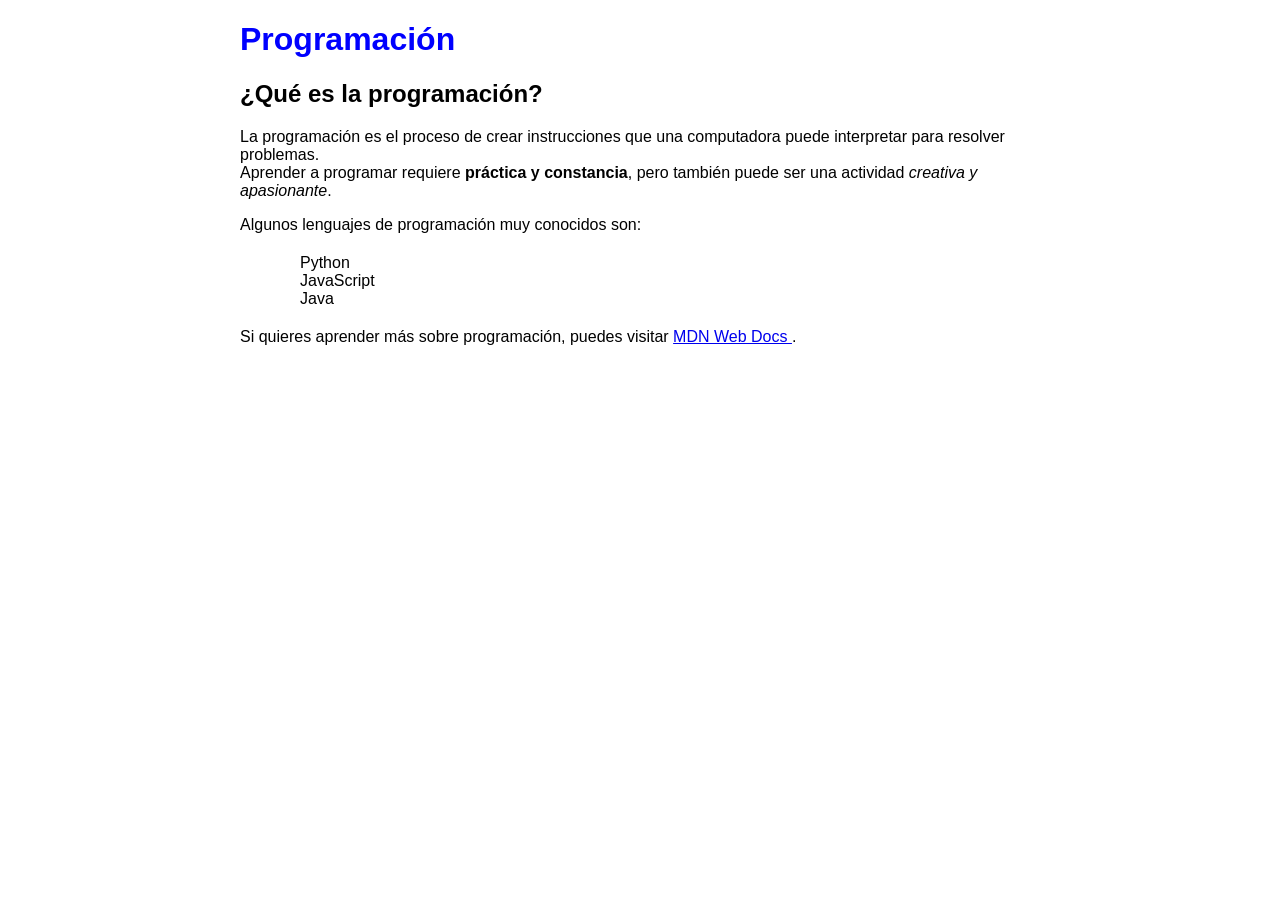
<file: taller-programacion-web-5C/week-01/index.html>
<!DOCTYPE html>
<html lang="es">
<head>
    <meta charset="UTF-8">
    <meta name="viewport" content="width=device-width, initial-scale=1.0">
    <title>Programación</title>
    <link rel="stylesheet" href="style.css">
</head>

<body>

    <h1>Programación</h1>

    <h2>¿Qué es la programación?</h2>

    <p>
        La programación es el proceso de crear instrucciones que una computadora puede interpretar para resolver problemas.
        <br>
        Aprender a programar requiere <strong>práctica y constancia</strong>, pero también puede ser una actividad <em>creativa y apasionante</em>.
    </p>

    <p>
        Algunos lenguajes de programación muy conocidos son:
    </p>

    <ul>
        <li>Python</li>
        <li>JavaScript</li>
        <li>Java</li>
    </ul>

    <p>
        Si quieres aprender más sobre programación, puedes visitar
        <a href="https://developer.mozilla.org/es/" target="_blank" rel="noopener noreferrer">
            MDN Web Docs
        </a>.
    </p>

</body>
</html>
</file>
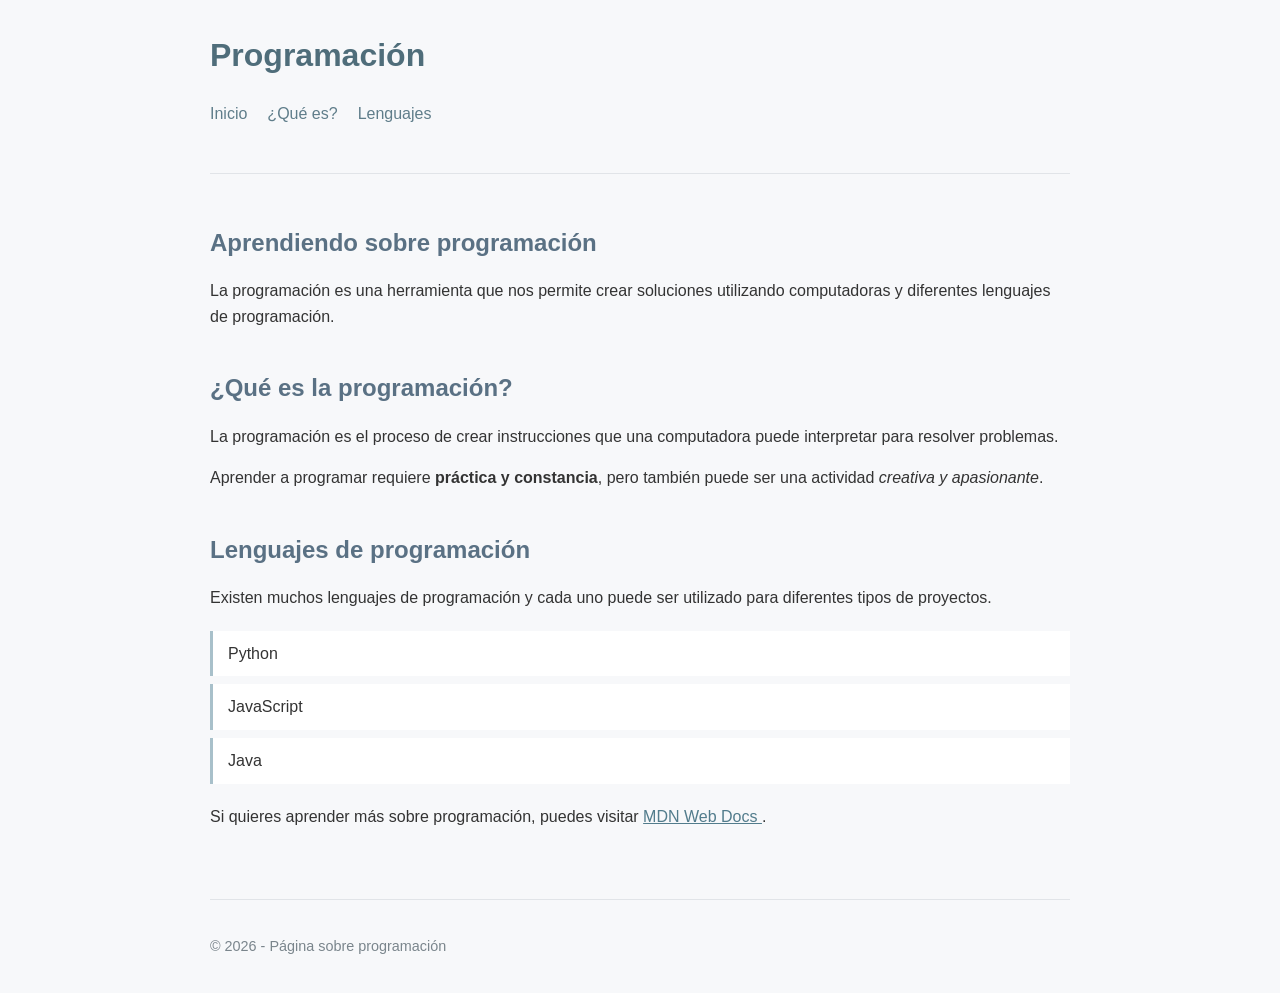
<file: taller-programacion-web-5C/week-02/index.html>
<!DOCTYPE html>
<html lang="es">

<head>
    <meta charset="UTF-8">
    <meta name="viewport" content="width=device-width, initial-scale=1.0">
    <title>Programación</title>
    <link rel="stylesheet" href="style.css">
</head>

<body>

    <header>
        <h1>Programación</h1>

        <nav>
            <ul>
                <li><a href="#inicio">Inicio</a></li>
                <li><a href="#que-es">¿Qué es?</a></li>
                <li><a href="#lenguajes">Lenguajes</a></li>
            </ul>
        </nav>
    </header>

    <main>

        <section id="inicio">
            <h2>Aprendiendo sobre programación</h2>

            <p>
                La programación es una herramienta que nos permite crear soluciones
                utilizando computadoras y diferentes lenguajes de programación.
            </p>
        </section>

        <section id="que-es">
            <h2>¿Qué es la programación?</h2>

            <p>
                La programación es el proceso de crear instrucciones que una computadora
                puede interpretar para resolver problemas.
            </p>
            <p>
                Aprender a programar requiere
                <strong>práctica y constancia</strong>,
                pero también puede ser una actividad
                <em>creativa y apasionante</em>.
            </p>
        </section>

        <section id="lenguajes">
            <h2>Lenguajes de programación</h2>

            <p>
                Existen muchos lenguajes de programación y cada uno puede ser utilizado
                para diferentes tipos de proyectos.
            </p>

            <ul>
                <li>Python</li>
                <li>JavaScript</li>
                <li>Java</li>
            </ul>

            <p>
                Si quieres aprender más sobre programación, puedes visitar
                <a href="https://developer.mozilla.org/es/"
                   target="_blank"
                   rel="noopener noreferrer">
                    MDN Web Docs
                </a>.
            </p>
        </section>

    </main>

    <footer>
        <p>&copy; 2026 - Página sobre programación</p>
    </footer>

</body>
</html>
</file>
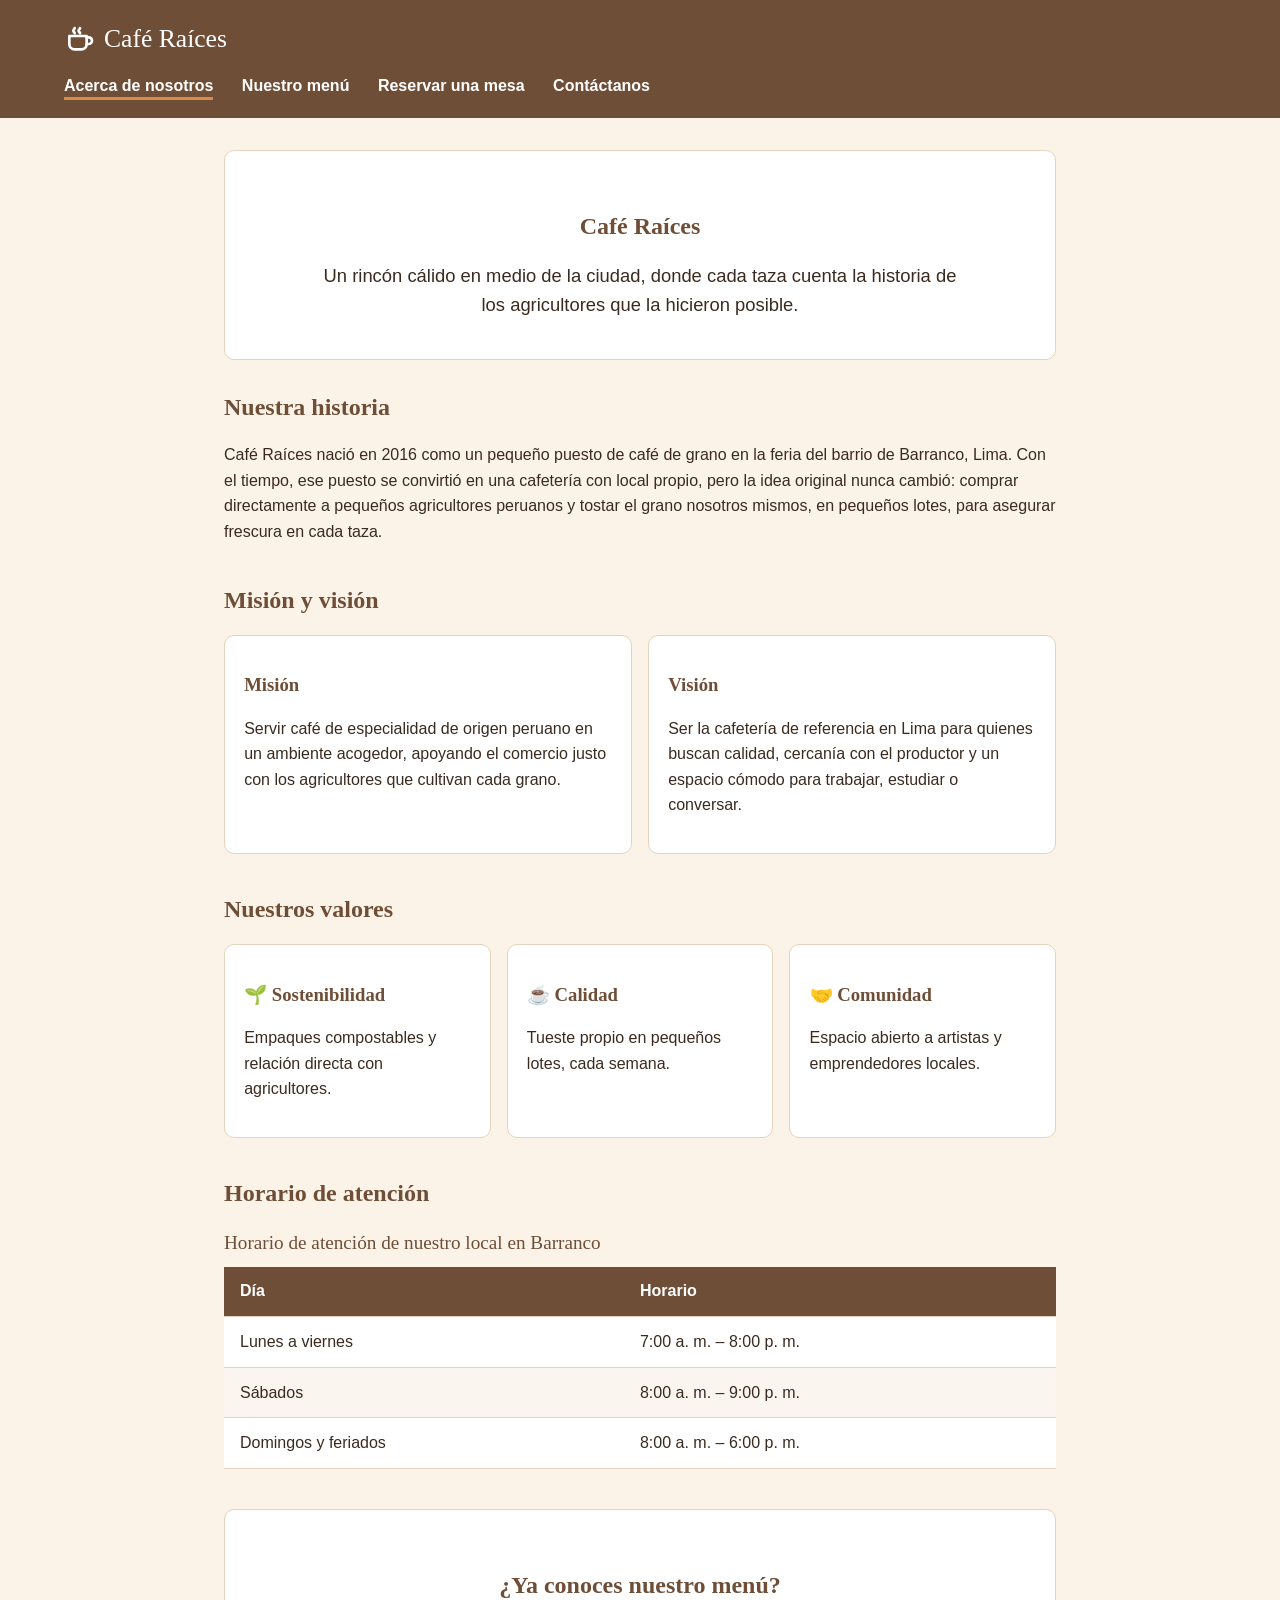
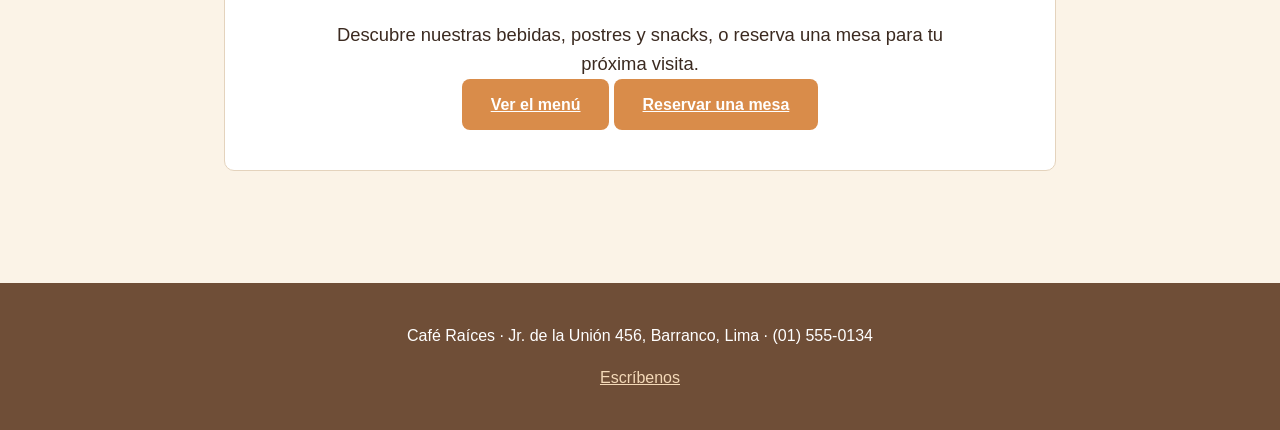
<file: taller-programacion-web-5C/week-05/APF_01/index.html>
<!DOCTYPE html>
<html lang="es">
<head>
  <meta charset="UTF-8">
  <meta name="viewport" content="width=device-width, initial-scale=1.0">
  <meta name="description" content="Café Raíces: cafetería de especialidad. Conoce nuestra historia, misión y valores.">
  <title>Acerca de nosotros | Café Raíces</title>
  <link rel="stylesheet" href="css/styles.css">
</head>
<body>
  <header class="encabezado">
    <div class="encabezado__contenedor">
      <a href="index.html" class="logo">
        <svg viewBox="0 0 24 24" fill="none" stroke="currentColor" stroke-width="2" stroke-linecap="round" stroke-linejoin="round" aria-hidden="true">
          <path d="M4 9h13v6a4 4 0 0 1-4 4H8a4 4 0 0 1-4-4V9z"/>
          <path d="M17 10h1.5a2.5 2.5 0 0 1 0 5H17"/>
          <path d="M8 3c0 1-1 1-1 2s1 1 1 2"/>
          <path d="M12 3c0 1-1 1-1 2s1 1 1 2"/>
        </svg>
        Café Raíces
      </a>

      <button class="nav__boton" aria-label="Abrir menú de navegación" aria-expanded="false">☰</button>
    </div>

    <nav class="nav" aria-label="Navegación principal">
      <ul class="nav__lista">
        <li><a href="index.html" aria-current="page">Acerca de nosotros</a></li>
        <li><a href="menu.html">Nuestro menú</a></li>
        <li><a href="reservas.html">Reservar una mesa</a></li>
        <li><a href="contacto.html">Contáctanos</a></li>
      </ul>
    </nav>
  </header>

  <main>

    <section class="hero">
      <h1>Café Raíces</h1>
      <p>Un rincón cálido en medio de la ciudad, donde cada taza cuenta la historia
        de los agricultores que la hicieron posible.</p>
    </section>

    <section aria-labelledby="titulo-historia">
      <h2 id="titulo-historia">Nuestra historia</h2>
      <p>
        Café Raíces nació en 2016 como un pequeño puesto de café de grano en la
        feria del barrio de Barranco, Lima. Con el tiempo, ese puesto se convirtió
        en una cafetería con local propio, pero la idea original nunca cambió:
        comprar directamente a pequeños agricultores peruanos y tostar el grano
        nosotros mismos, en pequeños lotes, para asegurar frescura en cada taza.
      </p>
    </section>

    <section aria-labelledby="titulo-mision">
      <h2 id="titulo-mision">Misión y visión</h2>
      <div class="rejilla-valores">
        <article class="tarjeta">
          <h3>Misión</h3>
          <p>Servir café de especialidad de origen peruano en un ambiente
            acogedor, apoyando el comercio justo con los agricultores que
            cultivan cada grano.</p>
        </article>
        <article class="tarjeta">
          <h3>Visión</h3>
          <p>Ser la cafetería de referencia en Lima para quienes buscan
            calidad, cercanía con el productor y un espacio cómodo para
            trabajar, estudiar o conversar.</p>
        </article>
      </div>
    </section>

    <section aria-labelledby="titulo-valores">
      <h2 id="titulo-valores">Nuestros valores</h2>
      <div class="rejilla-valores">
        <article class="tarjeta">
          <h3>🌱 Sostenibilidad</h3>
          <p>Empaques compostables y relación directa con agricultores.</p>
        </article>
        <article class="tarjeta">
          <h3>☕ Calidad</h3>
          <p>Tueste propio en pequeños lotes, cada semana.</p>
        </article>
        <article class="tarjeta">
          <h3>🤝 Comunidad</h3>
          <p>Espacio abierto a artistas y emprendedores locales.</p>
        </article>
      </div>
    </section>

    <section aria-labelledby="titulo-horario">
      <h2 id="titulo-horario">Horario de atención</h2>
      <table>
        <caption>Horario de atención de nuestro local en Barranco</caption>
        <thead>
          <tr>
            <th scope="col">Día</th>
            <th scope="col">Horario</th>
          </tr>
        </thead>
        <tbody>
          <tr>
            <td>Lunes a viernes</td>
            <td>7:00 a. m. – 8:00 p. m.</td>
          </tr>
          <tr>
            <td>Sábados</td>
            <td>8:00 a. m. – 9:00 p. m.</td>
          </tr>
          <tr>
            <td>Domingos y feriados</td>
            <td>8:00 a. m. – 6:00 p. m.</td>
          </tr>
        </tbody>
      </table>
    </section>

    <section class="hero">
      <h2>¿Ya conoces nuestro menú?</h2>
      <p>Descubre nuestras bebidas, postres y snacks, o reserva una mesa para tu próxima visita.</p>
      <a href="menu.html" class="boton">Ver el menú</a>
      <a href="reservas.html" class="boton">Reservar una mesa</a>
    </section>

  </main>

  <footer class="pie">
    <p>Café Raíces &middot; Jr. de la Unión 456, Barranco, Lima &middot; (01) 555-0134</p>
    <p><a href="contacto.html">Escríbenos</a></p>
  </footer>

  <button id="volver-arriba" hidden aria-label="Volver arriba">↑</button>

  <script src="js/script.js"></script>
</body>
</html>
</file>
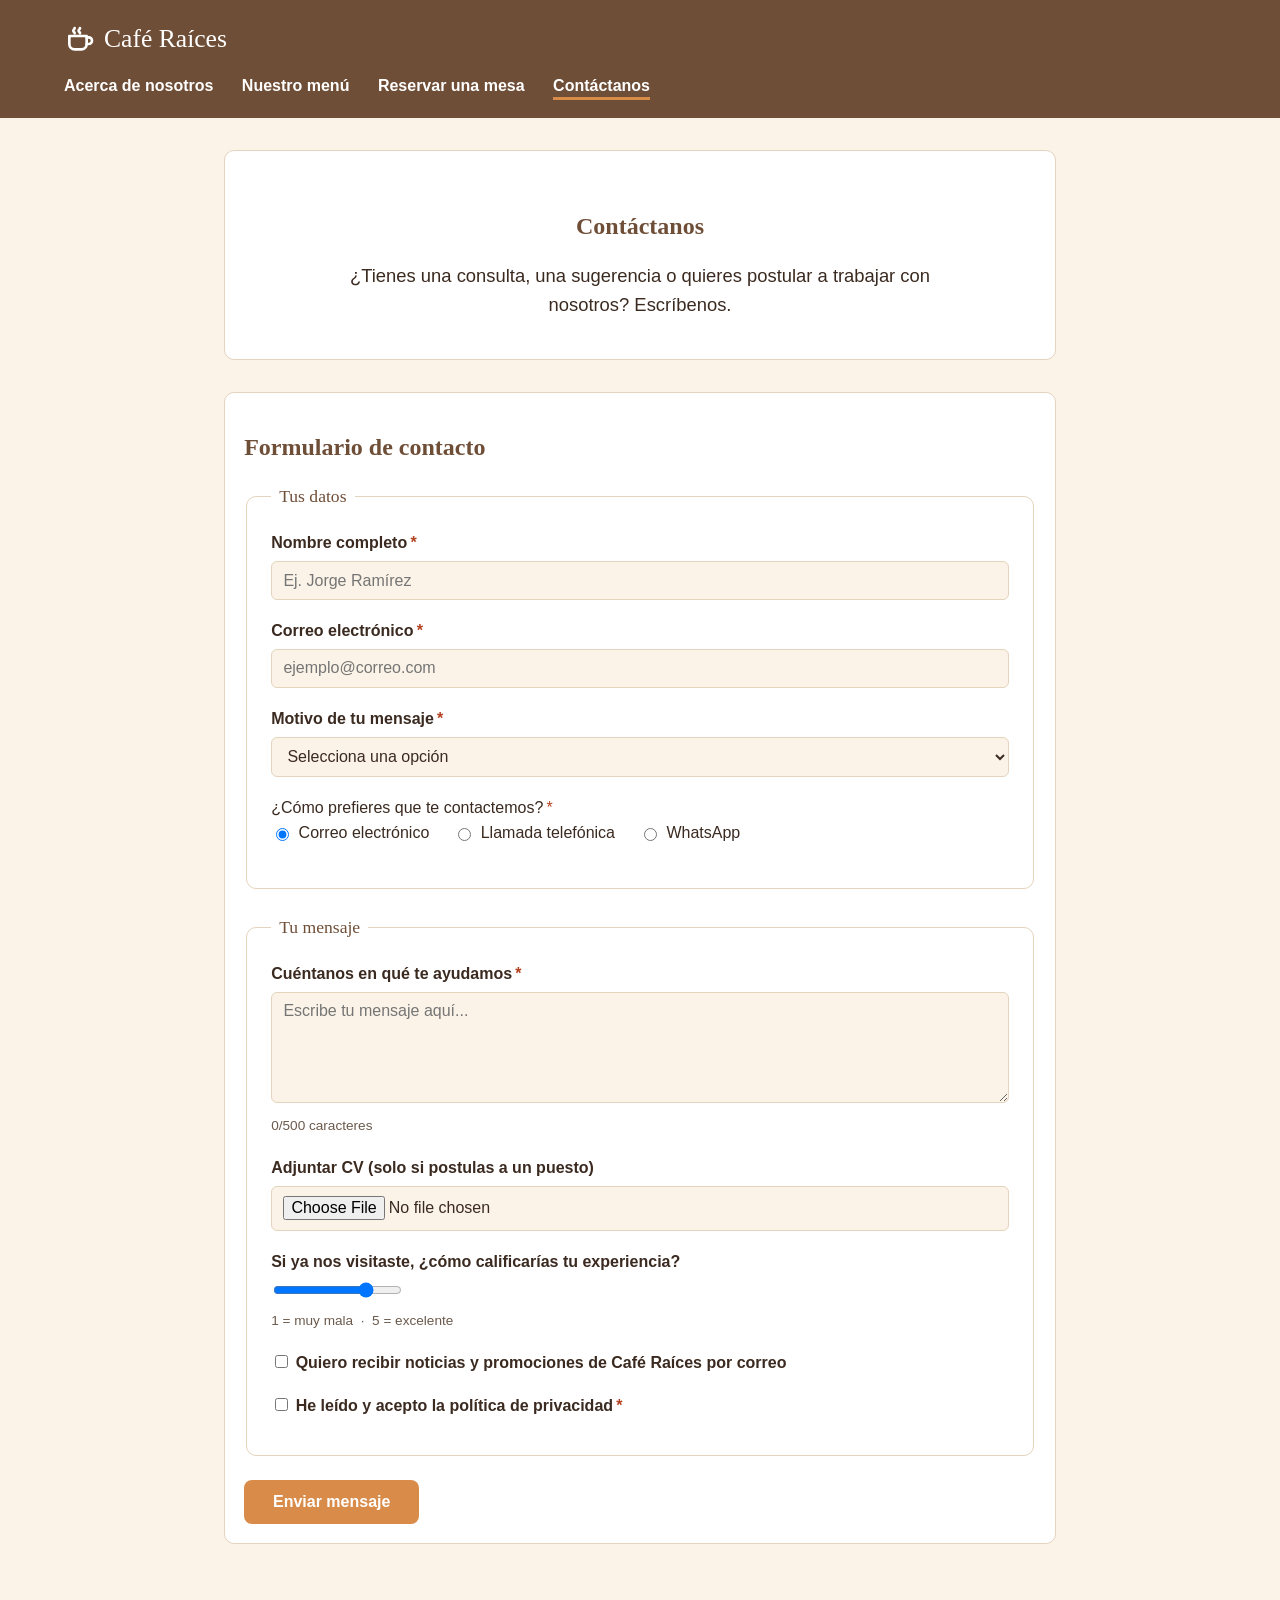
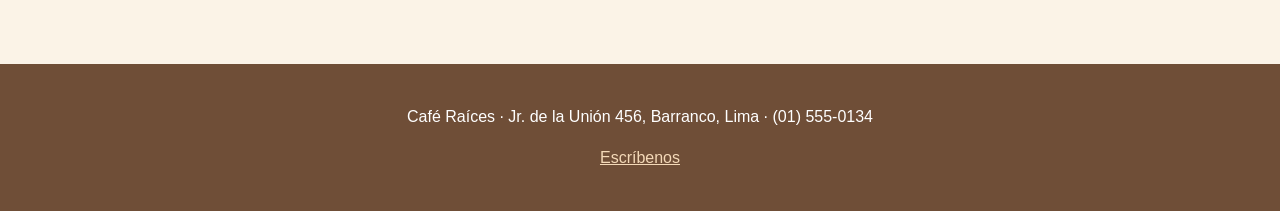
<file: taller-programacion-web-5C/week-05/APF_01/contacto.html>
<!DOCTYPE html>
<html lang="es">
<head>
  <meta charset="UTF-8">
  <meta name="viewport" content="width=device-width, initial-scale=1.0">
  <meta name="description" content="Contáctanos o postula a Café Raíces.">
  <title>Contáctanos | Café Raíces</title>
  <link rel="stylesheet" href="css/styles.css">
</head>
<body>

  <header class="encabezado">
    <div class="encabezado__contenedor">
      <a href="index.html" class="logo">
        <svg viewBox="0 0 24 24" fill="none" stroke="currentColor" stroke-width="2" stroke-linecap="round" stroke-linejoin="round" aria-hidden="true">
          <path d="M4 9h13v6a4 4 0 0 1-4 4H8a4 4 0 0 1-4-4V9z"/>
          <path d="M17 10h1.5a2.5 2.5 0 0 1 0 5H17"/>
          <path d="M8 3c0 1-1 1-1 2s1 1 1 2"/>
          <path d="M12 3c0 1-1 1-1 2s1 1 1 2"/>
        </svg>
        Café Raíces
      </a>
      <button class="nav__boton" aria-label="Abrir menú de navegación" aria-expanded="false">☰</button>
    </div>
    <nav class="nav" aria-label="Navegación principal">
      <ul class="nav__lista">
        <li><a href="index.html">Acerca de nosotros</a></li>
        <li><a href="menu.html">Nuestro menú</a></li>
        <li><a href="reservas.html">Reservar una mesa</a></li>
        <li><a href="contacto.html" aria-current="page">Contáctanos</a></li>
      </ul>
    </nav>
  </header>

  <main>
    <section class="hero">
      <h1>Contáctanos</h1>
      <p>¿Tienes una consulta, una sugerencia o quieres postular a trabajar con nosotros? Escríbenos.</p>
    </section>

    <section class="tarjeta" aria-labelledby="titulo-formulario-contacto">
      <h2 id="titulo-formulario-contacto">Formulario de contacto</h2>
      <form data-demo="true" onsubmit="return false;">

        <fieldset>
          <legend>Tus datos</legend>

          <div class="campo">
            <label for="nombre-contacto">Nombre completo<span class="obligatorio">*</span></label>
            <input type="text" id="nombre-contacto" name="nombre" placeholder="Ej. Jorge Ramírez" required>
          </div>

          <div class="campo">
            <label for="correo-contacto">Correo electrónico<span class="obligatorio">*</span></label>
            <input type="email" id="correo-contacto" name="correo" placeholder="ejemplo@correo.com" required>
          </div>

          <div class="campo">
            <label for="asunto">Motivo de tu mensaje<span class="obligatorio">*</span></label>
            <select id="asunto" name="asunto" required>
              <option value="" selected disabled>Selecciona una opción</option>
              <option value="consulta-general">Consulta general</option>
              <option value="reserva-grupal">Reserva para grupo grande / evento</option>
              <option value="trabaja-con-nosotros">Trabaja con nosotros</option>
              <option value="sugerencia">Sugerencia o reclamo</option>
            </select>
          </div>

          <div class="campo">
            <span>¿Cómo prefieres que te contactemos?<span class="obligatorio">*</span></span>
            <div class="opciones-en-fila">
              <label><input type="radio" name="medio-contacto" value="correo" checked required> Correo electrónico</label>
              <label><input type="radio" name="medio-contacto" value="telefono"> Llamada telefónica</label>
              <label><input type="radio" name="medio-contacto" value="whatsapp"> WhatsApp</label>
            </div>
          </div>
        </fieldset>

        <fieldset>
          <legend>Tu mensaje</legend>

          <div class="campo">
            <label for="mensaje">Cuéntanos en qué te ayudamos<span class="obligatorio">*</span></label>
            <textarea id="mensaje" name="mensaje" rows="5" maxlength="500" placeholder="Escribe tu mensaje aquí..." required></textarea>
            <p class="ayuda"><span id="contador-mensaje">0</span>/500 caracteres</p>
          </div>

          <div class="campo">
            <label for="cv">Adjuntar CV (solo si postulas a un puesto)</label>
            <input type="file" id="cv" name="cv" accept=".pdf,.doc,.docx">
          </div>

          <div class="campo">
            <label for="satisfaccion">Si ya nos visitaste, ¿cómo calificarías tu experiencia?</label>
            <input type="range" id="satisfaccion" name="satisfaccion" min="1" max="5" value="4">
            <p class="ayuda">1 = muy mala &nbsp;·&nbsp; 5 = excelente</p>
          </div>

          <div class="campo">
            <label>
              <input type="checkbox" name="newsletter" value="si">
              Quiero recibir noticias y promociones de Café Raíces por correo
            </label>
          </div>

          <div class="campo">
            <label>
              <input type="checkbox" name="acepto-terminos" value="si" required>
              He leído y acepto la política de privacidad<span class="obligatorio">*</span>
            </label>
          </div>
        </fieldset>

        <button type="submit" class="boton">Enviar mensaje</button>

        <p class="mensaje-confirmacion" role="status" hidden>
          ¡Gracias por escribirnos!
        </p>
      </form>
    </section>
  </main>

  <footer class="pie">
    <p>Café Raíces &middot; Jr. de la Unión 456, Barranco, Lima &middot; (01) 555-0134</p>
    <p><a href="contacto.html">Escríbenos</a></p>
  </footer>

  <button id="volver-arriba" hidden aria-label="Volver arriba">↑</button>

  <script src="js/script.js"></script>
</body>
</html>
</file>
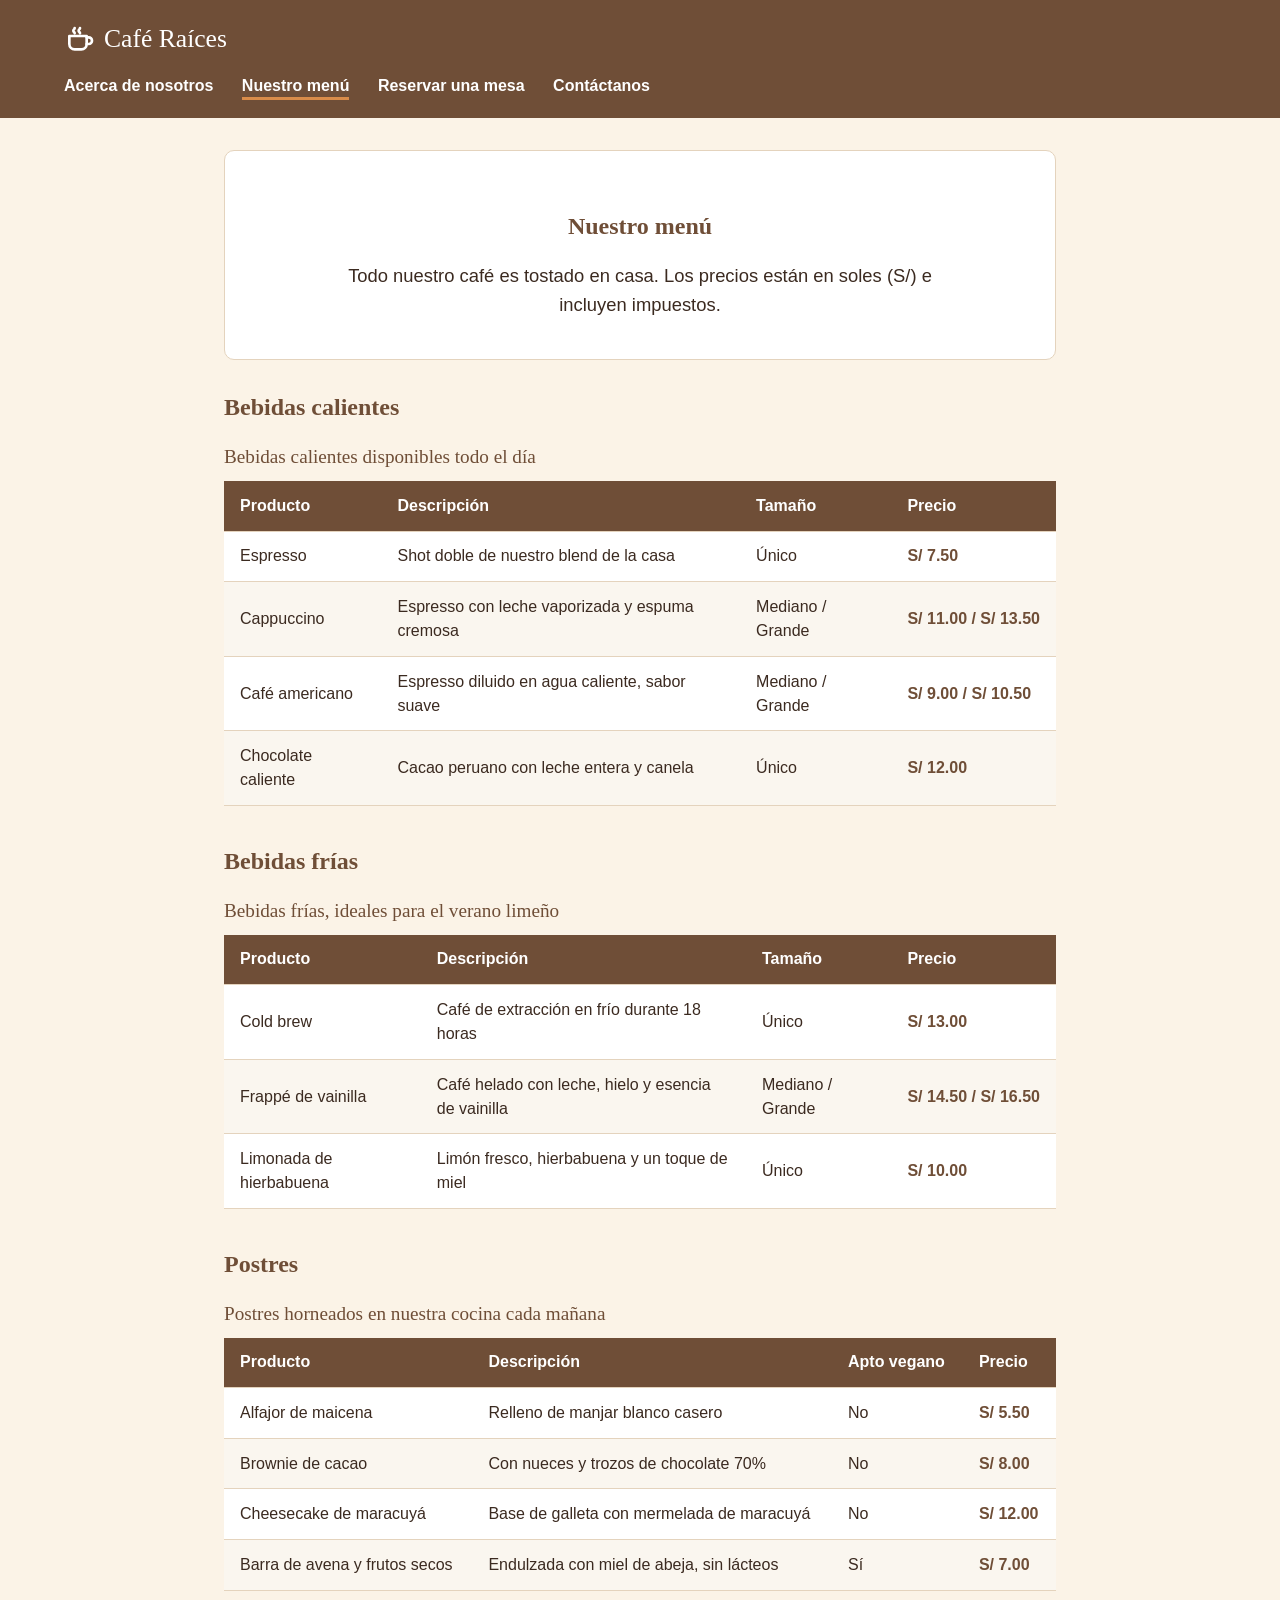
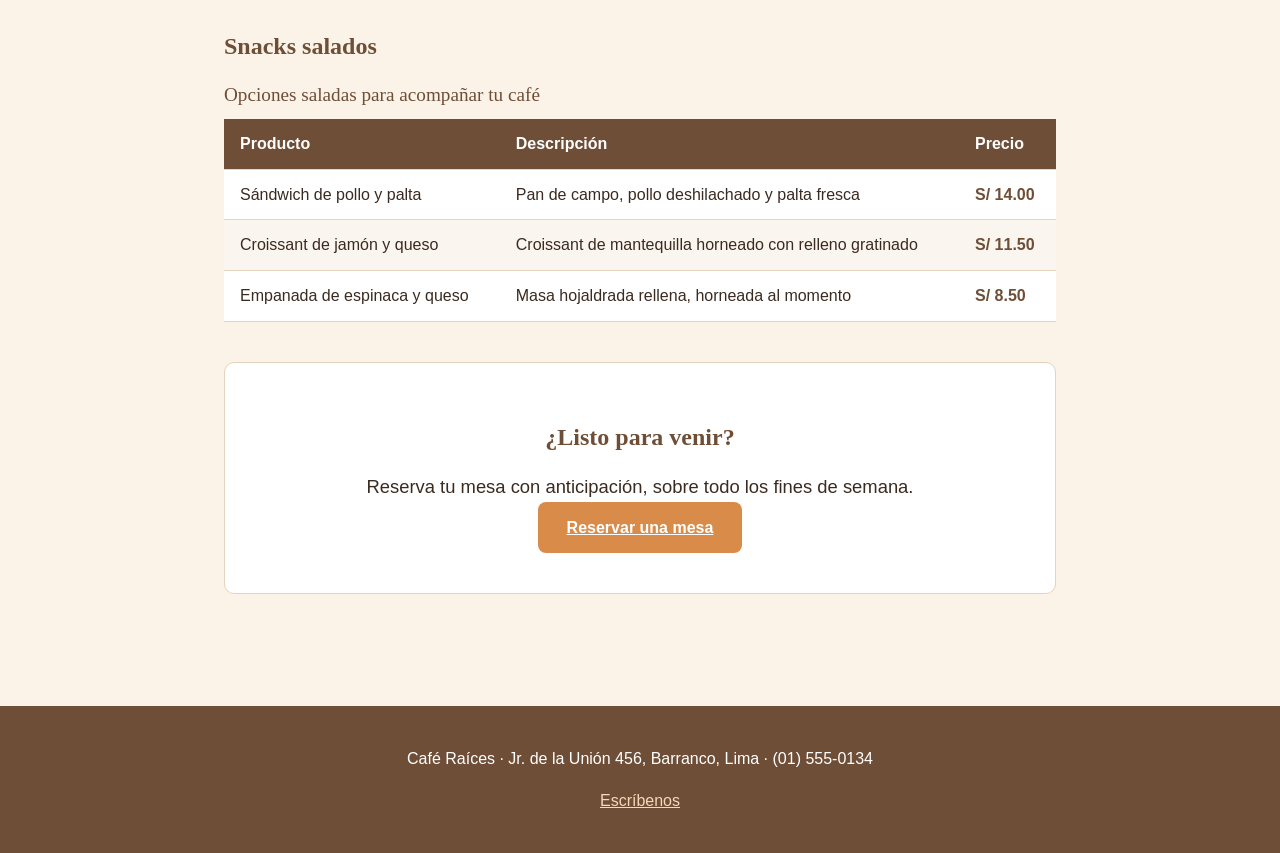
<file: taller-programacion-web-5C/week-05/APF_01/menu.html>
<!DOCTYPE html>
<html lang="es">
<head>
  <meta charset="UTF-8">
  <meta name="viewport" content="width=device-width, initial-scale=1.0">
  <meta name="description" content="Menú de Café Raíces: bebidas calientes, bebidas frías, postres y snacks.">
  <title>Nuestro menú | Café Raíces</title>
  <link rel="stylesheet" href="css/styles.css">
</head>
<body>

  <header class="encabezado">
    <div class="encabezado__contenedor">
      <a href="index.html" class="logo">
        <svg viewBox="0 0 24 24" fill="none" stroke="currentColor" stroke-width="2" stroke-linecap="round" stroke-linejoin="round" aria-hidden="true">
          <path d="M4 9h13v6a4 4 0 0 1-4 4H8a4 4 0 0 1-4-4V9z"/>
          <path d="M17 10h1.5a2.5 2.5 0 0 1 0 5H17"/>
          <path d="M8 3c0 1-1 1-1 2s1 1 1 2"/>
          <path d="M12 3c0 1-1 1-1 2s1 1 1 2"/>
        </svg>
        Café Raíces
      </a>
      <button class="nav__boton" aria-label="Abrir menú de navegación" aria-expanded="false">☰</button>
    </div>
    <nav class="nav" aria-label="Navegación principal">
      <ul class="nav__lista">
        <li><a href="index.html">Acerca de nosotros</a></li>
        <li><a href="menu.html" aria-current="page">Nuestro menú</a></li>
        <li><a href="reservas.html">Reservar una mesa</a></li>
        <li><a href="contacto.html">Contáctanos</a></li>
      </ul>
    </nav>
  </header>

  <main>

    <section class="hero">
      <h1>Nuestro menú</h1>
      <p>Todo nuestro café es tostado en casa. Los precios están en soles (S/) e incluyen impuestos.</p>
    </section>

    <section aria-labelledby="titulo-bebidas-calientes">
      <h2 id="titulo-bebidas-calientes">Bebidas calientes</h2>
      <table>
        <caption>Bebidas calientes disponibles todo el día</caption>
        <thead>
          <tr>
            <th scope="col">Producto</th>
            <th scope="col">Descripción</th>
            <th scope="col">Tamaño</th>
            <th scope="col">Precio</th>
          </tr>
        </thead>
        <tbody>
          <tr>
            <td>Espresso</td>
            <td>Shot doble de nuestro blend de la casa</td>
            <td>Único</td>
            <td class="precio">S/ 7.50</td>
          </tr>
          <tr>
            <td>Cappuccino</td>
            <td>Espresso con leche vaporizada y espuma cremosa</td>
            <td>Mediano / Grande</td>
            <td class="precio">S/ 11.00 / S/ 13.50</td>
          </tr>
          <tr>
            <td>Café americano</td>
            <td>Espresso diluido en agua caliente, sabor suave</td>
            <td>Mediano / Grande</td>
            <td class="precio">S/ 9.00 / S/ 10.50</td>
          </tr>
          <tr>
            <td>Chocolate caliente</td>
            <td>Cacao peruano con leche entera y canela</td>
            <td>Único</td>
            <td class="precio">S/ 12.00</td>
          </tr>
        </tbody>
      </table>
    </section>

    <section aria-labelledby="titulo-bebidas-frias">
      <h2 id="titulo-bebidas-frias">Bebidas frías</h2>
      <table>
        <caption>Bebidas frías, ideales para el verano limeño</caption>
        <thead>
          <tr>
            <th scope="col">Producto</th>
            <th scope="col">Descripción</th>
            <th scope="col">Tamaño</th>
            <th scope="col">Precio</th>
          </tr>
        </thead>
        <tbody>
          <tr>
            <td>Cold brew</td>
            <td>Café de extracción en frío durante 18 horas</td>
            <td>Único</td>
            <td class="precio">S/ 13.00</td>
          </tr>
          <tr>
            <td>Frappé de vainilla</td>
            <td>Café helado con leche, hielo y esencia de vainilla</td>
            <td>Mediano / Grande</td>
            <td class="precio">S/ 14.50 / S/ 16.50</td>
          </tr>
          <tr>
            <td>Limonada de hierbabuena</td>
            <td>Limón fresco, hierbabuena y un toque de miel</td>
            <td>Único</td>
            <td class="precio">S/ 10.00</td>
          </tr>
        </tbody>
      </table>
    </section>

    <section aria-labelledby="titulo-postres">
      <h2 id="titulo-postres">Postres</h2>
      <table>
        <caption>Postres horneados en nuestra cocina cada mañana</caption>
        <thead>
          <tr>
            <th scope="col">Producto</th>
            <th scope="col">Descripción</th>
            <th scope="col">Apto vegano</th>
            <th scope="col">Precio</th>
          </tr>
        </thead>
        <tbody>
          <tr>
            <td>Alfajor de maicena</td>
            <td>Relleno de manjar blanco casero</td>
            <td>No</td>
            <td class="precio">S/ 5.50</td>
          </tr>
          <tr>
            <td>Brownie de cacao</td>
            <td>Con nueces y trozos de chocolate 70%</td>
            <td>No</td>
            <td class="precio">S/ 8.00</td>
          </tr>
          <tr>
            <td>Cheesecake de maracuyá</td>
            <td>Base de galleta con mermelada de maracuyá</td>
            <td>No</td>
            <td class="precio">S/ 12.00</td>
          </tr>
          <tr>
            <td>Barra de avena y frutos secos</td>
            <td>Endulzada con miel de abeja, sin lácteos</td>
            <td>Sí</td>
            <td class="precio">S/ 7.00</td>
          </tr>
        </tbody>
      </table>
    </section>

    <section aria-labelledby="titulo-snacks">
      <h2 id="titulo-snacks">Snacks salados</h2>
      <table>
        <caption>Opciones saladas para acompañar tu café</caption>
        <thead>
          <tr>
            <th scope="col">Producto</th>
            <th scope="col">Descripción</th>
            <th scope="col">Precio</th>
          </tr>
        </thead>
        <tbody>
          <tr>
            <td>Sándwich de pollo y palta</td>
            <td>Pan de campo, pollo deshilachado y palta fresca</td>
            <td class="precio">S/ 14.00</td>
          </tr>
          <tr>
            <td>Croissant de jamón y queso</td>
            <td>Croissant de mantequilla horneado con relleno gratinado</td>
            <td class="precio">S/ 11.50</td>
          </tr>
          <tr>
            <td>Empanada de espinaca y queso</td>
            <td>Masa hojaldrada rellena, horneada al momento</td>
            <td class="precio">S/ 8.50</td>
          </tr>
        </tbody>
      </table>
    </section>

    <section class="hero">
      <h2>¿Listo para venir?</h2>
      <p>Reserva tu mesa con anticipación, sobre todo los fines de semana.</p>
      <a href="reservas.html" class="boton">Reservar una mesa</a>
    </section>

  </main>

  <footer class="pie">
    <p>Café Raíces &middot; Jr. de la Unión 456, Barranco, Lima &middot; (01) 555-0134</p>
    <p><a href="contacto.html">Escríbenos</a></p>
  </footer>

  <button id="volver-arriba" hidden aria-label="Volver arriba">↑</button>

  <script src="js/script.js"></script>
</body>
</html>
</file>
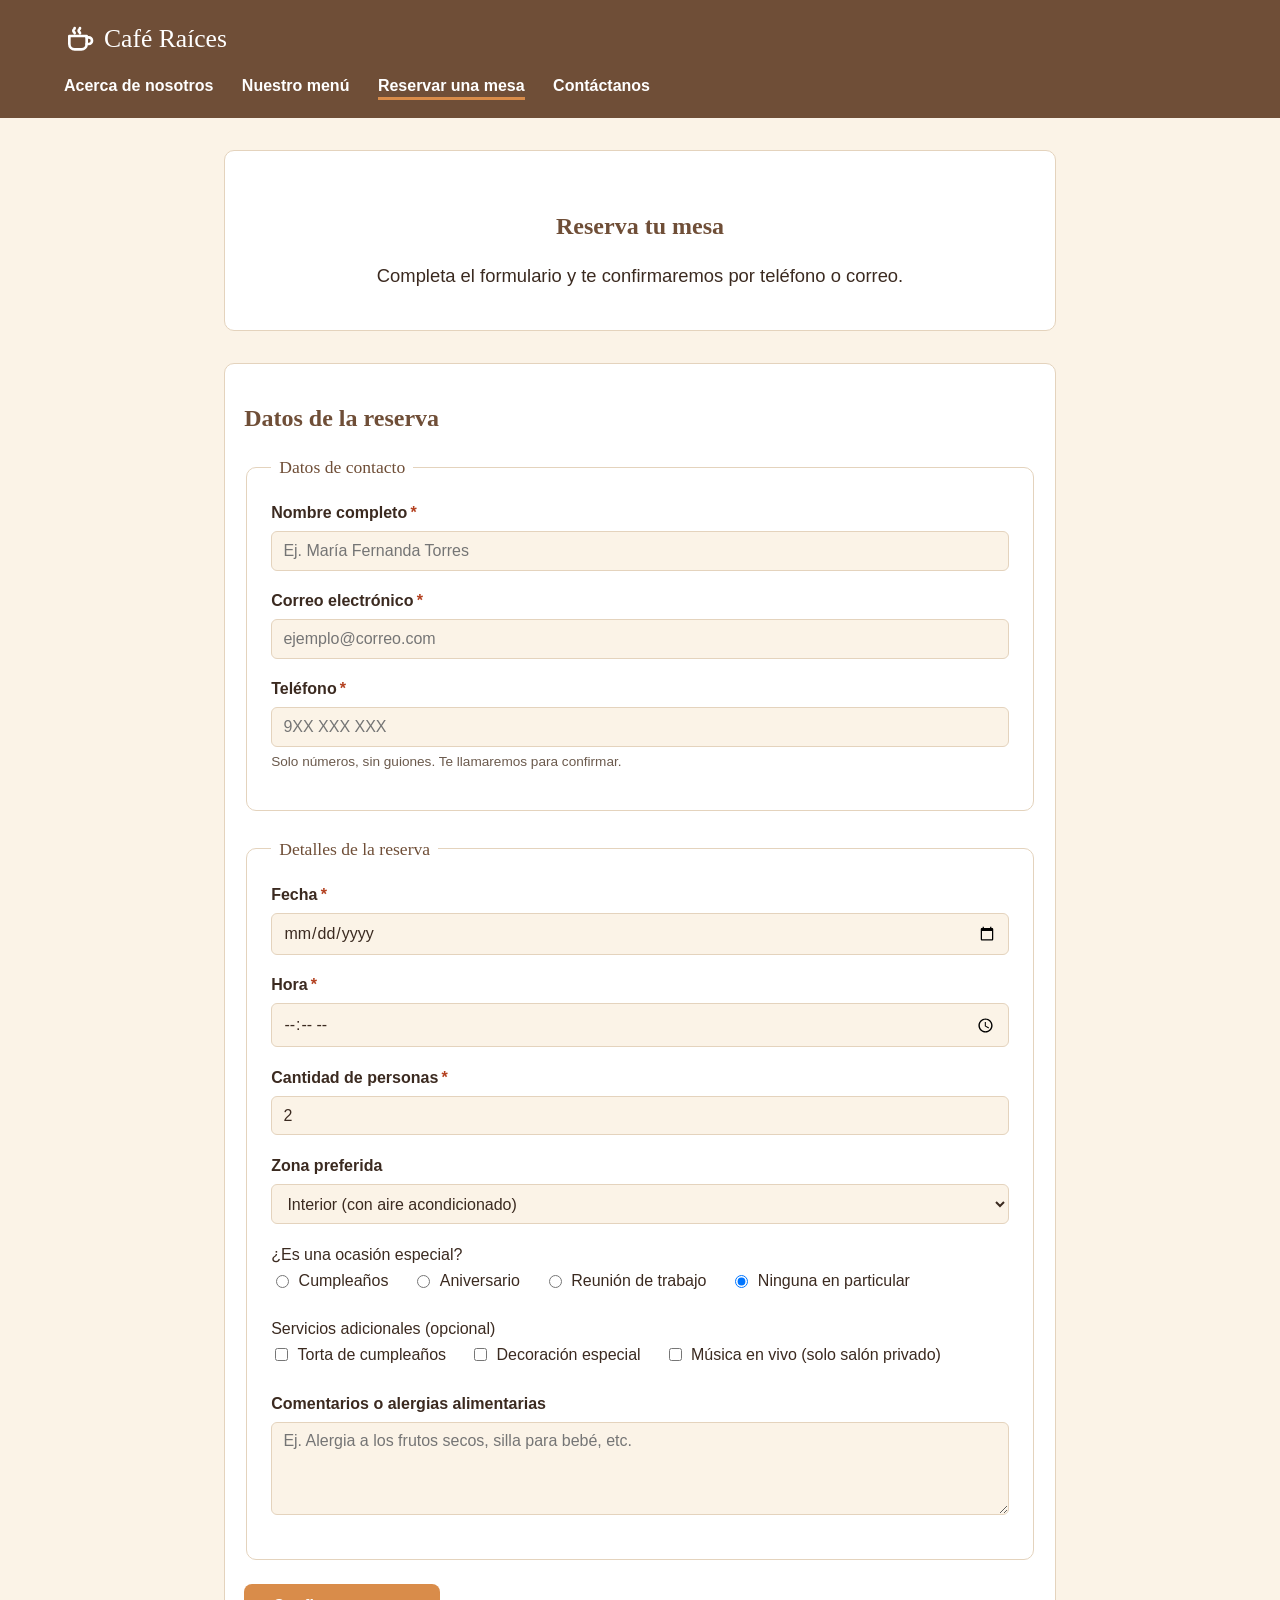
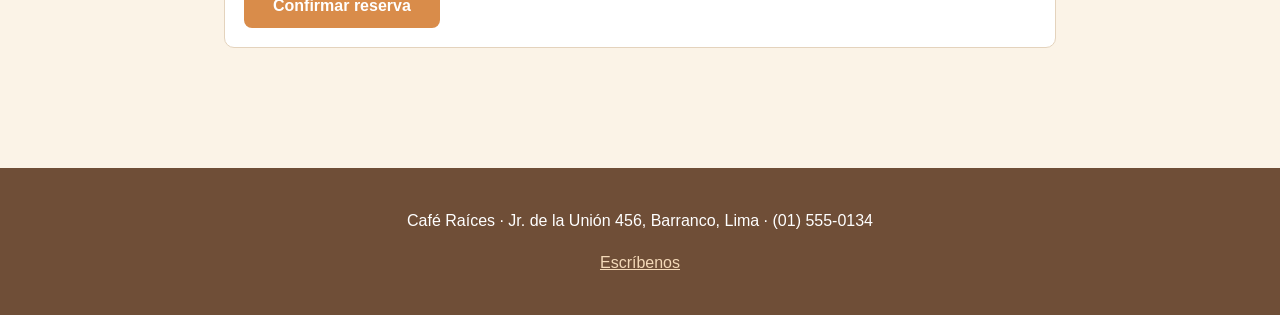
<file: taller-programacion-web-5C/week-05/APF_01/reservas.html>
<!DOCTYPE html>
<html lang="es">
<head>
  <meta charset="UTF-8">
  <meta name="viewport" content="width=device-width, initial-scale=1.0">
  <meta name="description" content="Reserva una mesa en Café Raíces.">
  <title>Reservar una mesa | Café Raíces</title>
  <link rel="stylesheet" href="css/styles.css">
</head>
<body>

  <header class="encabezado">
    <div class="encabezado__contenedor">
      <a href="index.html" class="logo">
        <svg viewBox="0 0 24 24" fill="none" stroke="currentColor" stroke-width="2" stroke-linecap="round" stroke-linejoin="round" aria-hidden="true">
          <path d="M4 9h13v6a4 4 0 0 1-4 4H8a4 4 0 0 1-4-4V9z"/>
          <path d="M17 10h1.5a2.5 2.5 0 0 1 0 5H17"/>
          <path d="M8 3c0 1-1 1-1 2s1 1 1 2"/>
          <path d="M12 3c0 1-1 1-1 2s1 1 1 2"/>
        </svg>
        Café Raíces
      </a>
      <button class="nav__boton" aria-label="Abrir menú de navegación" aria-expanded="false">☰</button>
    </div>
    <nav class="nav" aria-label="Navegación principal">
      <ul class="nav__lista">
        <li><a href="index.html">Acerca de nosotros</a></li>
        <li><a href="menu.html">Nuestro menú</a></li>
        <li><a href="reservas.html" aria-current="page">Reservar una mesa</a></li>
        <li><a href="contacto.html">Contáctanos</a></li>
      </ul>
    </nav>
  </header>

  <main>
    <section class="hero">
      <h1>Reserva tu mesa</h1>
      <p>Completa el formulario y te confirmaremos por teléfono o correo.</p>
    </section>

    <section class="tarjeta" aria-labelledby="titulo-formulario-reserva">
      <h2 id="titulo-formulario-reserva">Datos de la reserva</h2>

      <form data-demo="true" onsubmit="return false;">

        <fieldset>
          <legend>Datos de contacto</legend>

          <div class="campo">
            <label for="nombre">Nombre completo<span class="obligatorio">*</span></label>
            <input type="text" id="nombre" name="nombre" placeholder="Ej. María Fernanda Torres" required>
          </div>

          <div class="campo">
            <label for="correo">Correo electrónico<span class="obligatorio">*</span></label>
            <input type="email" id="correo" name="correo" placeholder="ejemplo@correo.com" required>
          </div>

          <div class="campo">
            <label for="telefono">Teléfono<span class="obligatorio">*</span></label>
            <input type="tel" id="telefono" name="telefono" placeholder="9XX XXX XXX" pattern="[0-9 ]{7,12}" required>
            <p class="ayuda">Solo números, sin guiones. Te llamaremos para confirmar.</p>
          </div>
        </fieldset>

        <fieldset>
          <legend>Detalles de la reserva</legend>

          <div class="campo">
            <label for="fecha">Fecha<span class="obligatorio">*</span></label>
            <input type="date" id="fecha" name="fecha" required>
          </div>

          <div class="campo">
            <label for="hora">Hora<span class="obligatorio">*</span></label>
            <input type="time" id="hora" name="hora" required>
          </div>

          <div class="campo">
            <label for="personas">Cantidad de personas<span class="obligatorio">*</span></label>
            <input type="number" id="personas" name="personas" min="1" max="12" value="2" required>
          </div>

          <div class="campo">
            <label for="zona">Zona preferida</label>
            <select id="zona" name="zona">
              <option value="interior">Interior (con aire acondicionado)</option>
              <option value="terraza">Terraza</option>
              <option value="salon-privado">Salón privado (grupos grandes)</option>
            </select>
          </div>

          <div class="campo">
            <span>¿Es una ocasión especial?</span>
            <div class="opciones-en-fila">
              <label><input type="radio" name="ocasion" value="cumpleanos"> Cumpleaños</label>
              <label><input type="radio" name="ocasion" value="aniversario"> Aniversario</label>
              <label><input type="radio" name="ocasion" value="reunion-trabajo"> Reunión de trabajo</label>
              <label><input type="radio" name="ocasion" value="ninguna" checked> Ninguna en particular</label>
            </div>
          </div>

          <div class="campo">
            <span>Servicios adicionales (opcional)</span>
            <div class="opciones-en-fila">
              <label><input type="checkbox" name="adicional" value="torta"> Torta de cumpleaños</label>
              <label><input type="checkbox" name="adicional" value="decoracion"> Decoración especial</label>
              <label><input type="checkbox" name="adicional" value="musica"> Música en vivo (solo salón privado)</label>
            </div>
          </div>

          <div class="campo">
            <label for="comentarios">Comentarios o alergias alimentarias</label>
            <textarea id="comentarios" name="comentarios" rows="4" placeholder="Ej. Alergia a los frutos secos, silla para bebé, etc."></textarea>
          </div>
        </fieldset>

        <button type="submit" class="boton">Confirmar reserva</button>

        <p class="mensaje-confirmacion" role="status" hidden>
          ¡Gracias por la confirmación!
        </p>
      </form>
    </section>
  </main>

  <footer class="pie">
    <p>Café Raíces &middot; Jr. de la Unión 456, Barranco, Lima &middot; (01) 555-0134</p>
    <p><a href="contacto.html">Escríbenos</a></p>
  </footer>

  <button id="volver-arriba" hidden aria-label="Volver arriba">↑</button>

  <script src="js/script.js"></script>
</body>
</html>
</file>
<file: taller-programacion-web-5C/week-01/style.css>
body {
    font-family: Arial, sans-serif;
    max-width: 800px;
    margin: 0 auto;
}

h1 {
    color: blue;
}

#definicion {
    background-color: lightgray;
    padding: 20px;
}

ul {
    list-style: none;
    margin: 20px;
}
</file>
<file: taller-programacion-web-5C/week-02/style.css>
* {
    box-sizing: border-box;
}

body {
    font-family: Arial, sans-serif;
    max-width: 900px;
    margin: 0 auto;
    padding: 0 20px;

    background-color: #f7f8fa;
    color: #333333;
    line-height: 1.6;
}

header {
    padding: 30px 0;
    border-bottom: 1px solid #e1e4e8;
}

header h1 {
    margin: 0 0 20px;
    color: #4f6d7a;
}

nav ul {
    display: flex;
    list-style: none;
    padding: 0;
    gap: 20px;
}
nav a {
    color: #5f7d8a;
    text-decoration: none;
}

nav a:hover {
    color: #34495e;
    text-decoration: underline;
}

main {
    padding: 30px 0;
}

section {
    margin-bottom: 40px;
}

section h2 {
    color: #5a7184;
    margin-bottom: 15px;
}

p {
    margin-bottom: 15px;
}

#lenguajes {
    
    ul {
        list-style: none;
        margin: 20px 0;
        padding: 0;
    }

    li {
        background-color: #ffffff;
        margin-bottom: 8px;
        padding: 10px 15px;

        border-left: 3px solid #a8c0ca;
    }
}

main a {
    color: #527c8c;
}

footer {
    padding: 20px 0;
    border-top: 1px solid #e1e4e8;

    color: #7a858c;
    font-size: 0.9rem;
}
</file>
<file: taller-programacion-web-5C/week-05/APF_01/css/styles.css>
:root {
  --color-primario: #6f4e37;  
  --color-acento: #d98c4a;     
  --color-fondo: #fbf3e7;      
  --color-superficie: #ffffff; 
  --color-texto: #3b2a20;      
  --color-borde: #e4d3bd;      

  --fuente-titulos: Georgia, 'Times New Roman', serif;      
  --fuente-texto: Verdana, Geneva, sans-serif;              

  --radio-borde: 10px;
  --espaciado: 1.2rem;
}


* {
  box-sizing: border-box; 
}

body {
  margin: 0;
  font-family: var(--fuente-texto);
  color: var(--color-texto);
  background-color: var(--color-fondo);
  line-height: 1.6; 
}

h1, h2, h3 {
  font-family: var(--fuente-titulos);
  color: var(--color-primario);
  line-height: 1.25;
}

a {
  color: var(--color-acento);
}

a:hover {
  color: var(--color-primario);
}

img {
  max-width: 100%;
  display: block;
}


.encabezado {
  background-color: var(--color-primario);
  color: var(--color-superficie);
  padding: var(--espaciado) 5%;
}

.encabezado__contenedor {
  display: flex; 
  justify-content: space-between;
  align-items: center;
}

.logo {
  font-family: var(--fuente-titulos);
  font-size: 1.6rem;
  color: var(--color-superficie);
  text-decoration: none;
  display: flex;
  align-items: center;
  gap: 0.5rem;
}

.logo svg {
  width: 32px;
  height: 32px;
}

.nav__boton {
  display: none; 
  background: none;
  border: 2px solid var(--color-superficie);
  color: var(--color-superficie);
  font-size: 1.2rem;
  padding: 0.3rem 0.7rem;
  border-radius: 6px;
  cursor: pointer;
}

.nav {
  margin-top: 0.8rem;
}

.nav__lista {
  list-style: none;
  margin: 0;
  padding: 0;
}

.nav__lista li {
  display: inline-block;
  margin-right: 1.5rem;
}

.nav__lista a {
  color: var(--color-superficie);
  text-decoration: none;
  font-weight: bold;
  padding-bottom: 3px;
  border-bottom: 3px solid transparent;
}

.nav__lista a:hover,
.nav__lista a[aria-current="page"] {
  border-bottom: 3px solid var(--color-acento);
}


main {
  max-width: 960px;
  margin: 0 auto;
  padding: 2rem 5%;
}

.hero {
  text-align: center;
  padding: 2.5rem 1rem;
  margin-bottom: 2rem;
  background-color: var(--color-superficie);
  border: 1px solid var(--color-borde);
  border-radius: var(--radio-borde);
}

.hero p {
  font-size: 1.15rem;
  max-width: 640px;
  margin: 0.5rem auto 0;
}

section {
  margin-bottom: 2.5rem;
}

.tarjeta {
  background-color: var(--color-superficie);
  border: 1px solid var(--color-borde);
  border-radius: var(--radio-borde);
  padding: var(--espaciado);
}

.rejilla-valores {
  display: flex;
  flex-wrap: wrap;
  gap: 1rem;
}

.rejilla-valores .tarjeta {
  flex: 1 1 220px;
}


table {
  width: 100%;
  border-collapse: collapse;
  margin-bottom: 1.5rem;
  background-color: var(--color-superficie);
}

caption {
  caption-side: top;
  text-align: left;
  font-family: var(--fuente-titulos);
  color: var(--color-primario);
  font-size: 1.2rem;
  margin-bottom: 0.5rem;
}

th, td {
  padding: 0.8rem 1rem;
  line-height: 1.5;         
  text-align: left;
  border-bottom: 1px solid var(--color-borde);
}

thead th {
  background-color: var(--color-primario);
  color: var(--color-superficie);
}

tbody tr {
  transition: background-color 0.2s ease-in-out;
}

tbody tr:nth-child(even) {
  background-color: #faf6ef; 
}

tbody tr:hover {
  background-color: #f1dfc4; 
}

.precio {
  font-weight: bold;
  color: var(--color-primario);
  white-space: nowrap;
}

fieldset {
  border: 1px solid var(--color-borde);
  border-radius: var(--radio-borde);
  padding: 1.2rem 1.5rem;
  margin-bottom: 1.5rem;
}

legend {
  font-family: var(--fuente-titulos);
  color: var(--color-primario);
  padding: 0 0.5rem;
  font-size: 1.1rem;
}

.campo {
  margin-bottom: 1.1rem;
}

.campo label {
  display: block;
  font-weight: bold;
  margin-bottom: 0.35rem;
}

.obligatorio {
  color: #b3401f;
  margin-left: 0.2rem;
}

input[type="text"],
input[type="email"],
input[type="tel"],
input[type="date"],
input[type="time"],
input[type="number"],
input[type="file"],
select,
textarea {
  width: 100%;
  padding: 0.6rem 0.7rem;
  border: 1px solid var(--color-borde);
  border-radius: 6px;
  font-family: var(--fuente-texto);
  font-size: 1rem;
  background-color: var(--color-fondo);
  color: var(--color-texto);
}

input:focus,
select:focus,
textarea:focus {
  outline: 2px solid var(--color-acento);
  outline-offset: 1px;
}

.opciones-en-fila {
  display: flex;
  flex-wrap: wrap;
  gap: 0.4rem 1.5rem;
}

.opciones-en-fila label {
  display: flex;
  align-items: center;
  gap: 0.4rem;
  font-weight: normal;
}

.opciones-en-fila input {
  width: auto;
}

.ayuda {
  font-size: 0.85rem;
  color: #6b5a4d;
  margin-top: 0.3rem;
}

.boton {
  display: inline-block;
  background-color: var(--color-acento);
  color: var(--color-superficie);
  border: none;
  padding: 0.8rem 1.8rem;
  font-size: 1rem;
  font-weight: bold;
  border-radius: 8px;
  cursor: pointer;
  transition: background-color 0.2s ease-in-out;
}

.boton:hover {
  background-color: var(--color-primario);
}

.mensaje-confirmacion {
  margin-top: 1.2rem;
  padding: 1rem;
  border-radius: 8px;
  background-color: #e9f3e6;
  border: 1px solid #b7d8ac;
  color: #2f4a28;
}

.mensaje-confirmacion[hidden] {
  display: none;
}

.pie {
  background-color: var(--color-primario);
  color: var(--color-superficie);
  text-align: center;
  padding: 1.5rem 5%;
  margin-top: 3rem;
}

.pie a {
  color: #f4d9b8;
}

#volver-arriba {
  position: fixed;
  bottom: 1.5rem;
  right: 1.5rem;
  background-color: var(--color-primario);
  color: var(--color-superficie);
  border: none;
  width: 44px;
  height: 44px;
  border-radius: 50%;
  font-size: 1.2rem;
  cursor: pointer;
  box-shadow: 0 2px 6px rgba(0, 0, 0, 0.25);
}

#volver-arriba[hidden] {
  display: none;
}

@media (max-width: 640px) {
  .nav__boton {
    display: inline-block;
  }

  .nav__lista {
    display: none;
    flex-direction: column;
  }

  .nav__lista.nav__lista--abierta {
    display: block;
  }

  .nav__lista li {
    display: block;
    margin: 0.5rem 0;
  }

  .rejilla-valores {
    flex-direction: column;
  }
}
</file>
